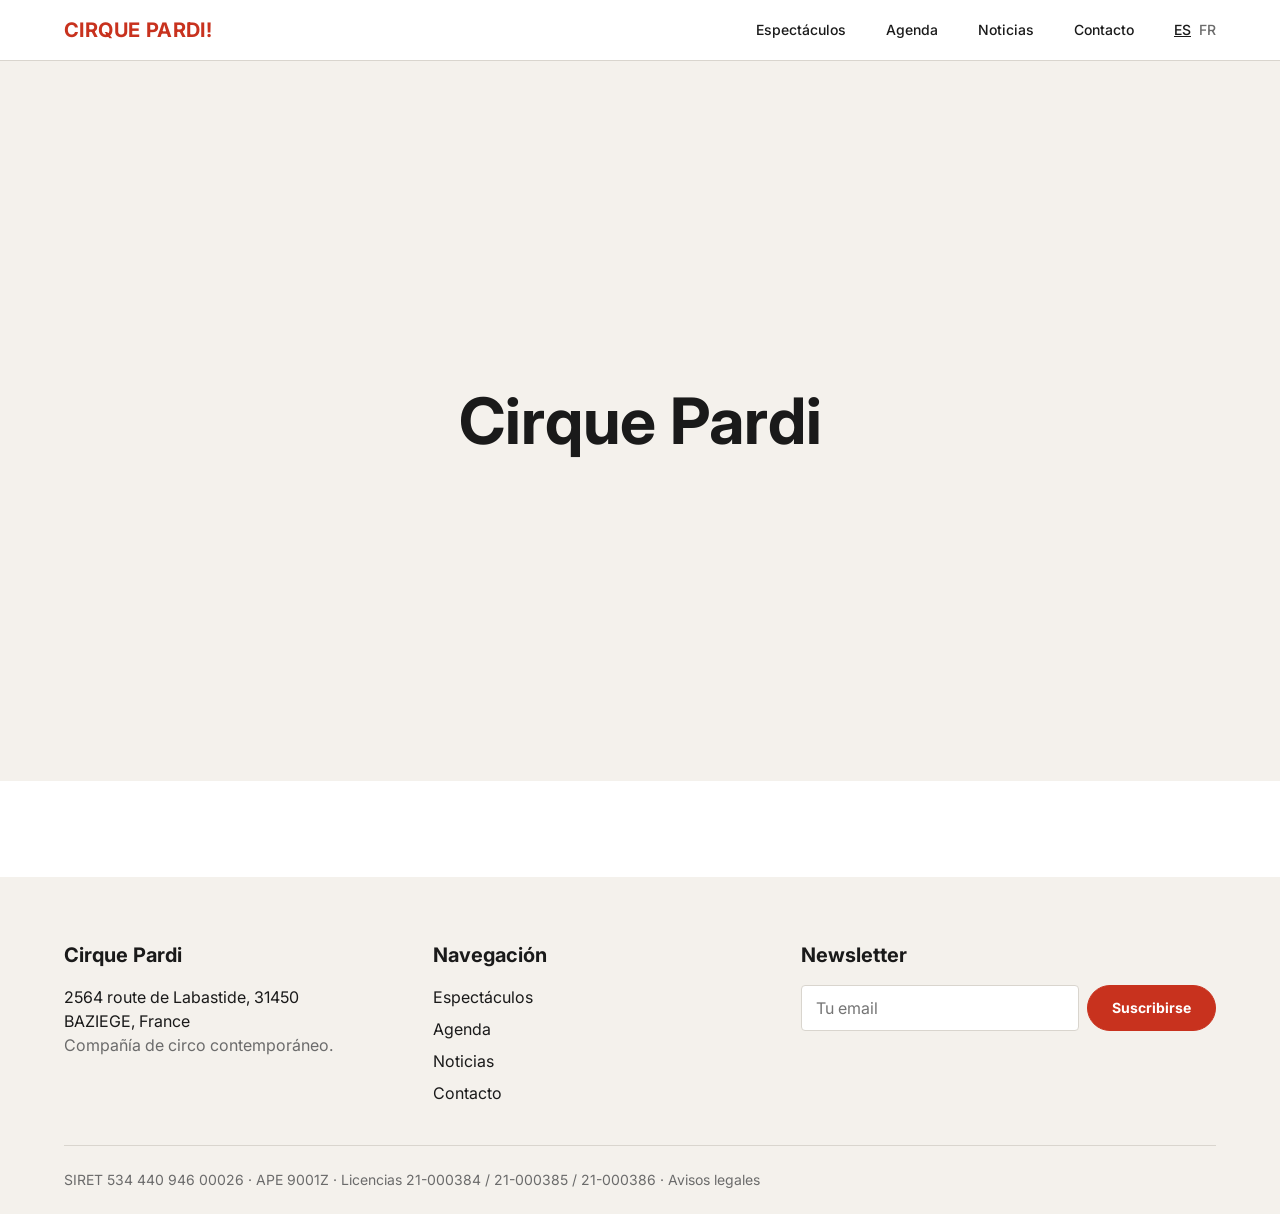
<file: index.html>
<!doctype html>
<html lang="es">
<head>
  <meta charset="utf-8">
  <meta name="viewport" content="width=device-width, initial-scale=1">
  <title>Cirque </title>
  <link rel="preconnect" href="https://fonts.googleapis.com">
  <link href="https://fonts.googleapis.com/css2?family=Inter:wght@400;500;700&display=swap" rel="stylesheet">
  <link rel="stylesheet" href="css/tokens.css">
  <link rel="stylesheet" href="css/styles.css">
</head>
<body data-page="home">
  <div id="site-header"></div>
  <main id="main"></main>
  <div id="site-footer"></div>
  <script type="module" src="js/app.js"></script>
</body>
</html>
</file>
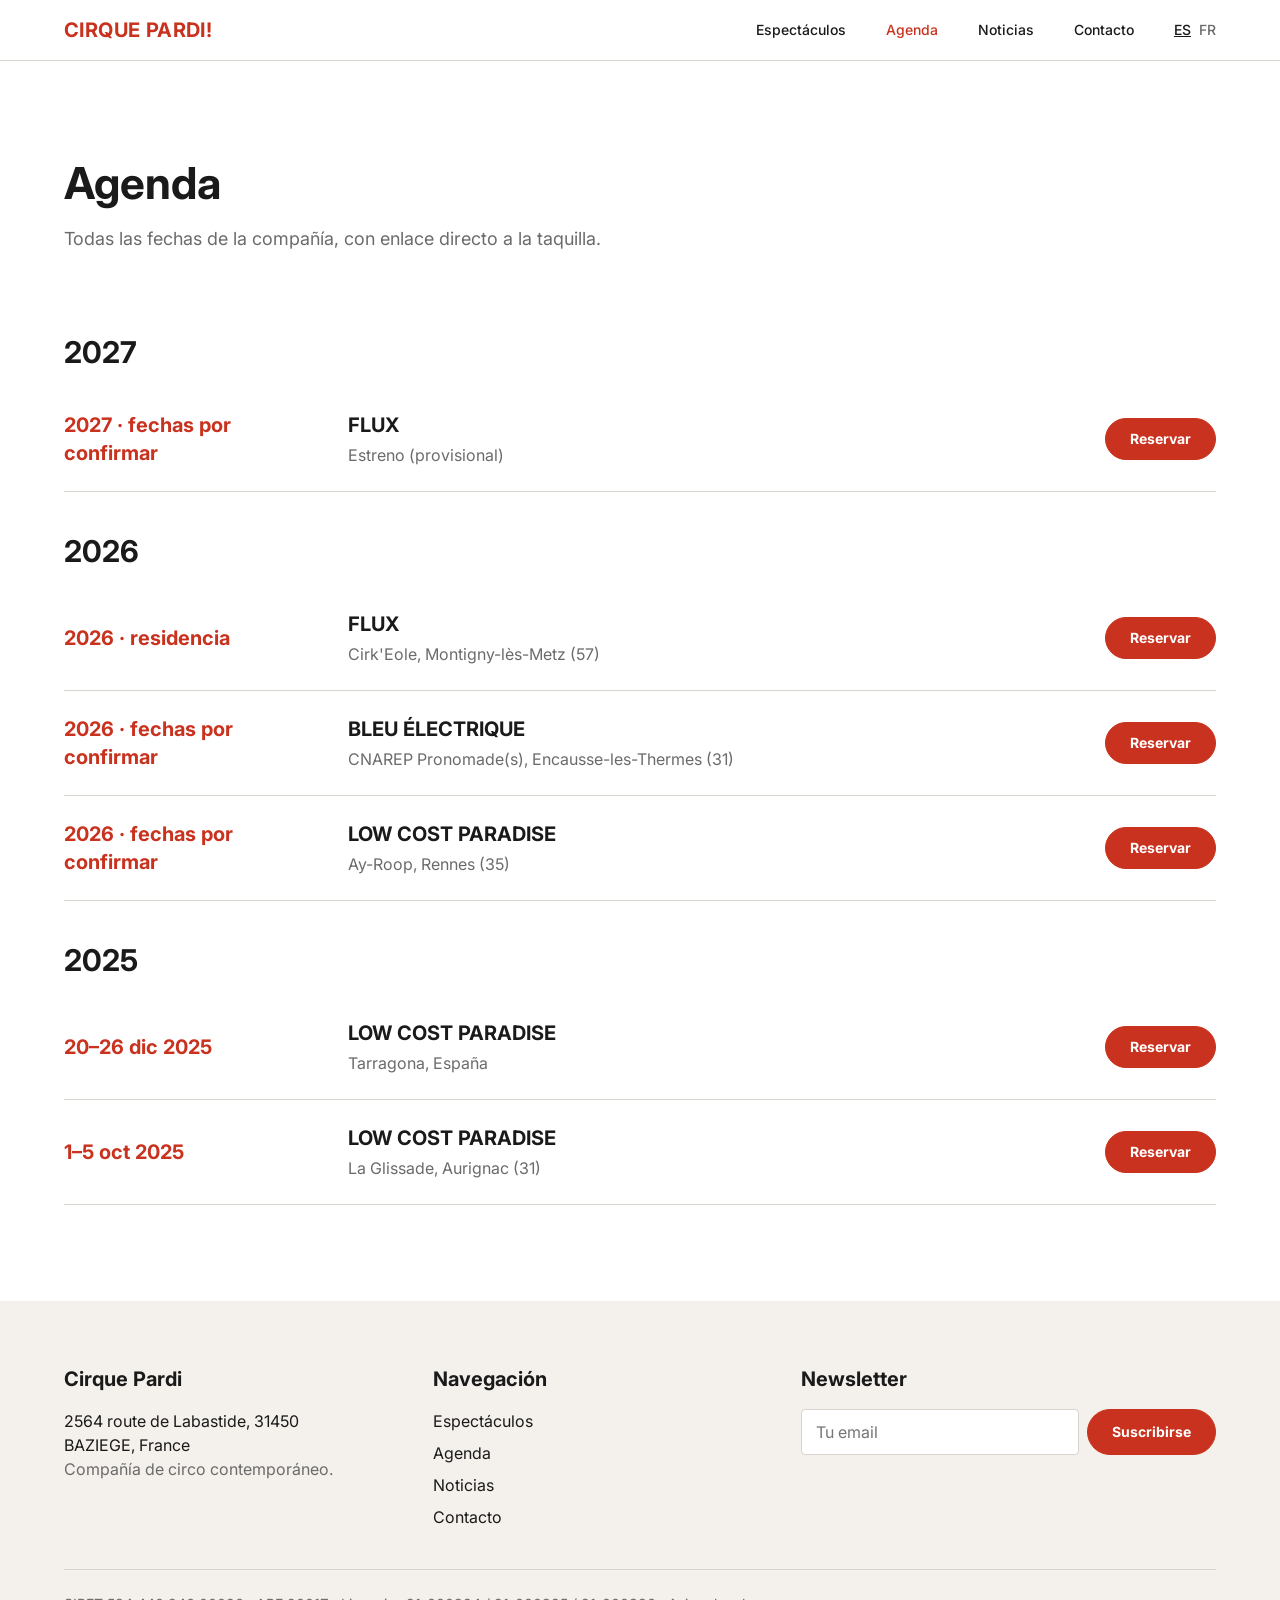
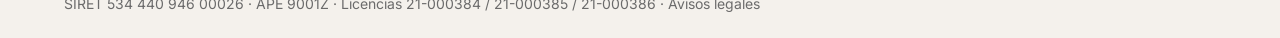
<file: agenda.html>
<!doctype html>
<html lang="es">
<head>
  <meta charset="utf-8">
  <meta name="viewport" content="width=device-width, initial-scale=1">
  <title>Cirque Pardi</title>
  <link rel="preconnect" href="https://fonts.googleapis.com">
  <link href="https://fonts.googleapis.com/css2?family=Inter:wght@400;500;700&display=swap" rel="stylesheet">
  <link rel="stylesheet" href="css/tokens.css">
  <link rel="stylesheet" href="css/styles.css">
</head>
<body data-page="agenda">
  <div id="site-header"></div>
  <main id="main"></main>
  <div id="site-footer"></div>
  <script type="module" src="js/app.js"></script>
</body>
</html>
</file>
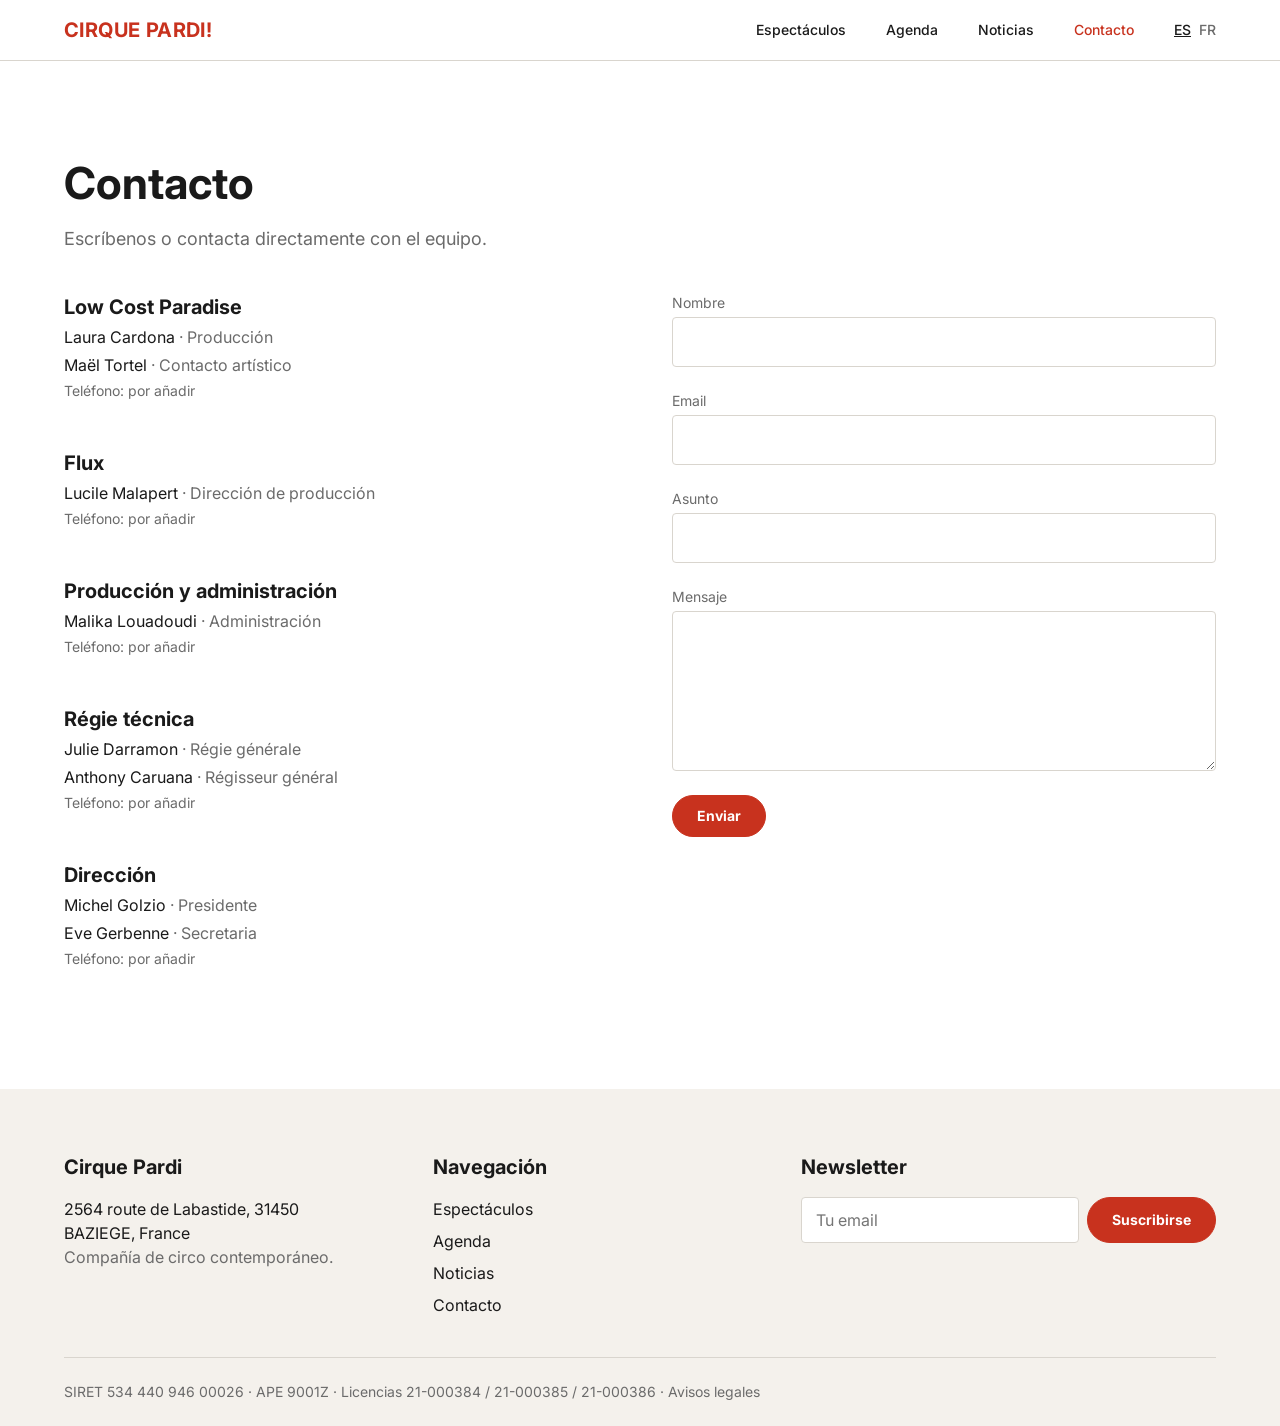
<file: contacto.html>
<!doctype html>
<html lang="es">
<head>
  <meta charset="utf-8">
  <meta name="viewport" content="width=device-width, initial-scale=1">
  <title>Cirque Pardi</title>
  <link rel="preconnect" href="https://fonts.googleapis.com">
  <link href="https://fonts.googleapis.com/css2?family=Inter:wght@400;500;700&display=swap" rel="stylesheet">
  <link rel="stylesheet" href="css/tokens.css">
  <link rel="stylesheet" href="css/styles.css">
</head>
<body data-page="contact">
  <div id="site-header"></div>
  <main id="main"></main>
  <div id="site-footer"></div>
  <script type="module" src="js/app.js"></script>
</body>
</html>
</file>
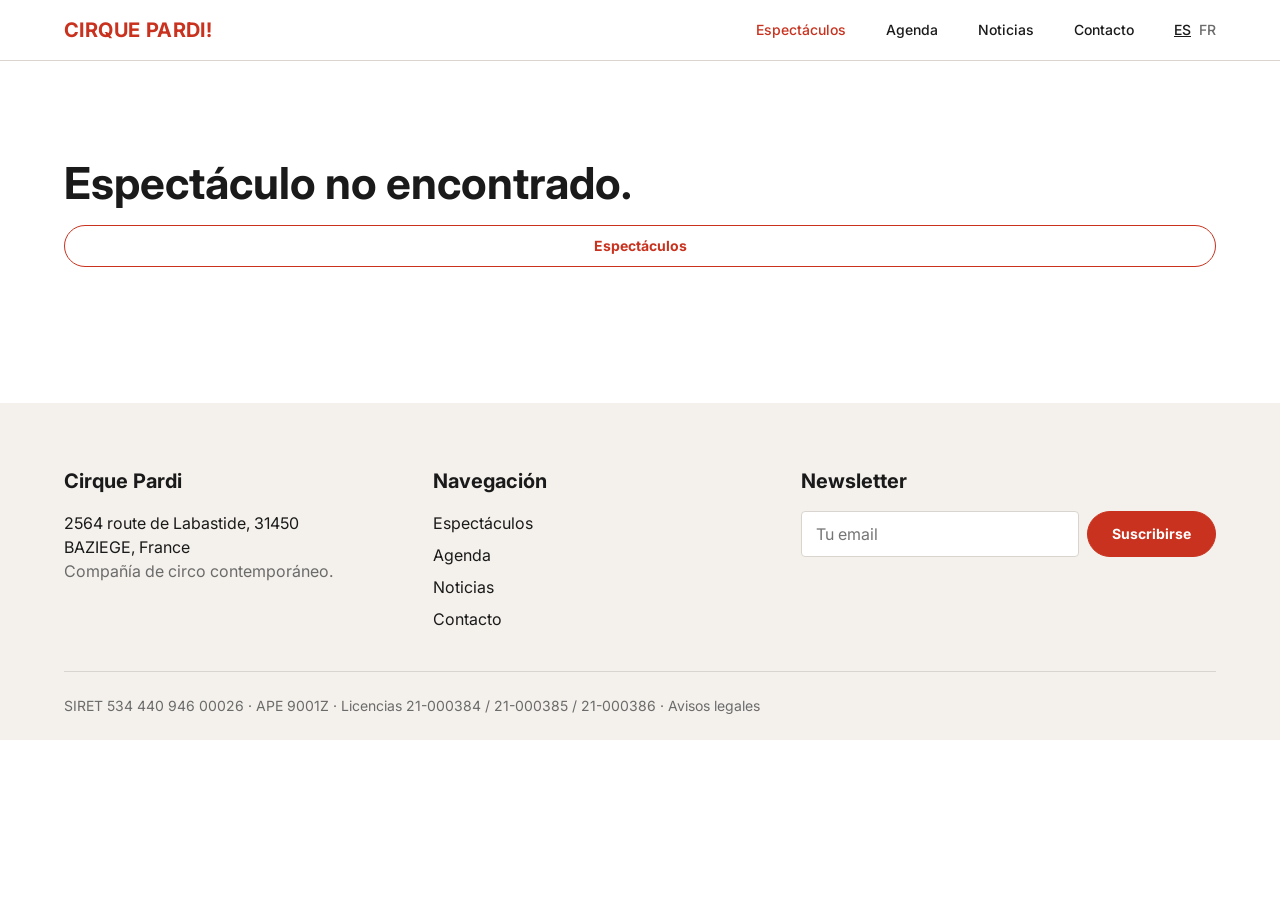
<file: espectaculo.html>
<!doctype html>
<html lang="es">
<head>
  <meta charset="utf-8">
  <meta name="viewport" content="width=device-width, initial-scale=1">
  <title>Cirque Pardi</title>
  <link rel="preconnect" href="https://fonts.googleapis.com">
  <link href="https://fonts.googleapis.com/css2?family=Inter:wght@400;500;700&display=swap" rel="stylesheet">
  <link rel="stylesheet" href="css/tokens.css">
  <link rel="stylesheet" href="css/styles.css">
</head>
<body data-page="show">
  <div id="site-header"></div>
  <main id="main"></main>
  <div id="site-footer"></div>
  <script type="module" src="js/app.js"></script>
</body>
</html>
</file>
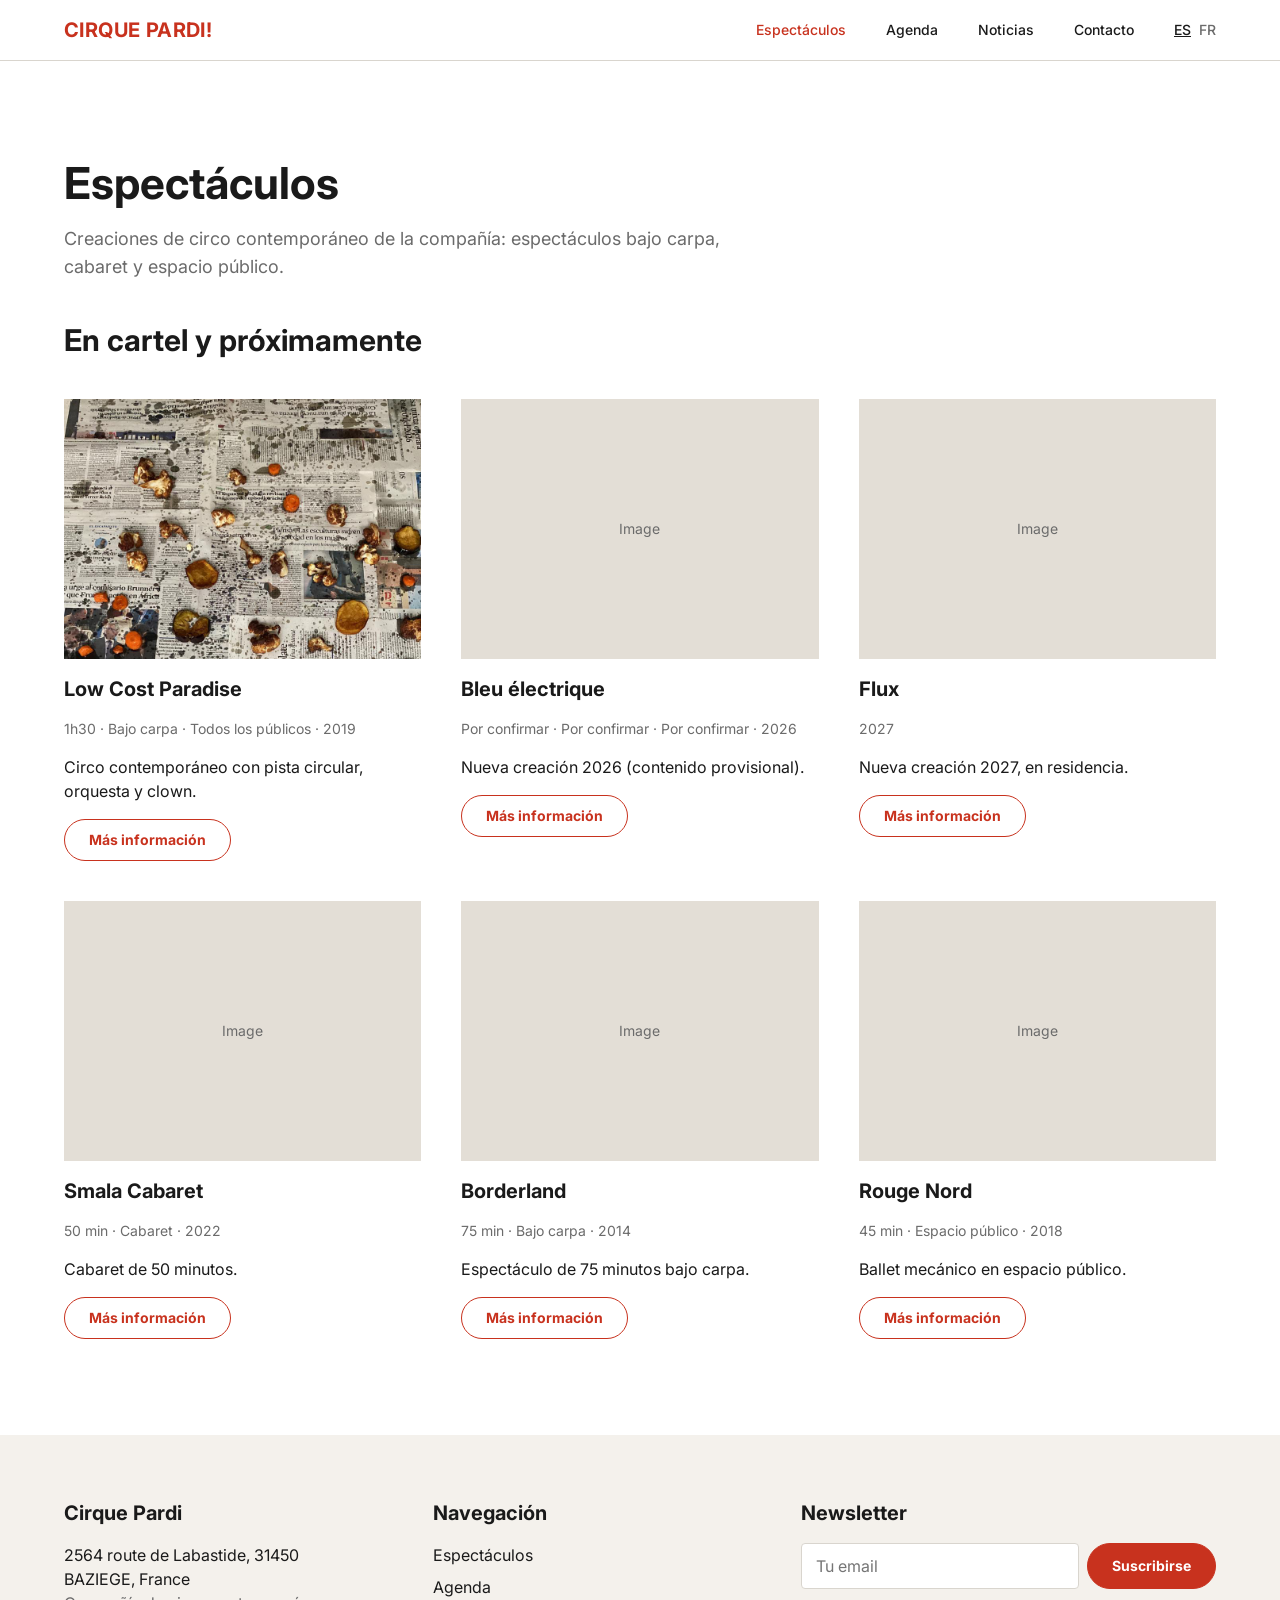
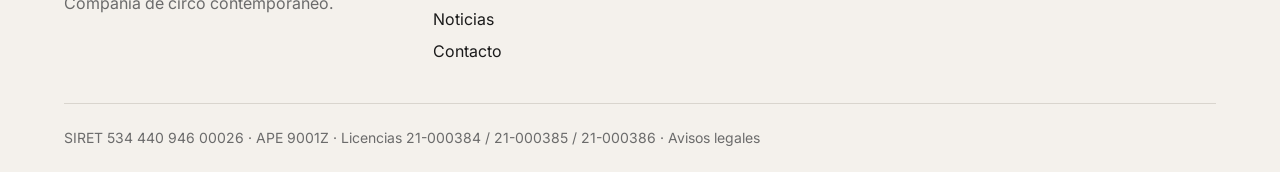
<file: espectaculos.html>
<!doctype html>
<html lang="es">
<head>
  <meta charset="utf-8">
  <meta name="viewport" content="width=device-width, initial-scale=1">
  <title>Cirque Pardi</title>
  <link rel="preconnect" href="https://fonts.googleapis.com">
  <link href="https://fonts.googleapis.com/css2?family=Inter:wght@400;500;700&display=swap" rel="stylesheet">
  <link rel="stylesheet" href="css/tokens.css">
  <link rel="stylesheet" href="css/styles.css">
</head>
<body data-page="shows">
  <div id="site-header"></div>
  <main id="main"></main>
  <div id="site-footer"></div>
  <script type="module" src="js/app.js"></script>
</body>
</html>
</file>
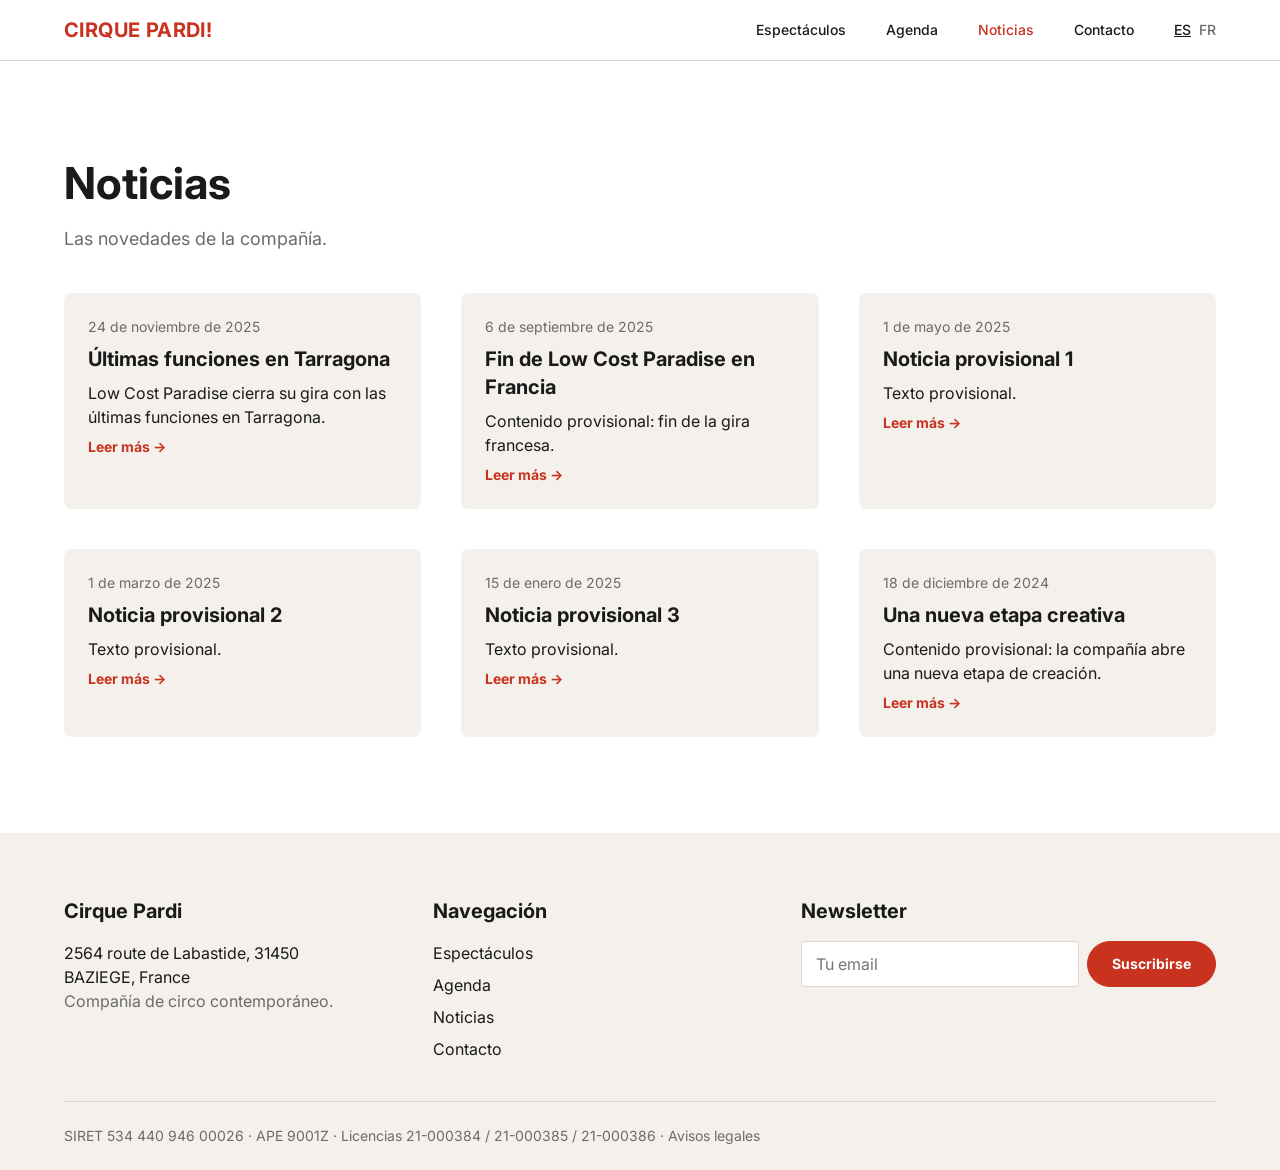
<file: noticias.html>
<!doctype html>
<html lang="es">
<head>
  <meta charset="utf-8">
  <meta name="viewport" content="width=device-width, initial-scale=1">
  <title>Cirque Pardi</title>
  <link rel="preconnect" href="https://fonts.googleapis.com">
  <link href="https://fonts.googleapis.com/css2?family=Inter:wght@400;500;700&display=swap" rel="stylesheet">
  <link rel="stylesheet" href="css/tokens.css">
  <link rel="stylesheet" href="css/styles.css">
</head>
<body data-page="news">
  <div id="site-header"></div>
  <main id="main"></main>
  <div id="site-footer"></div>
  <script type="module" src="js/app.js"></script>
</body>
</html>
</file>
<file: css/tokens.css>
:root {
  /* Colores (Figma: colección "Colors") */
  --color-background: #FFFFFF;
  --color-surface: #F4F1EC;
  --color-placeholder: #E3DED6;
  --color-accent: #C8321E;
  --color-text: #1A1A1A;
  --color-text-muted: #6B6B6B;
  --color-on-accent: #FFFFFF;
  --color-border: #D9D5CE;

  /* Espaciado (Figma: "Spacing") */
  --space-xs: 4px;
  --space-sm: 8px;
  --space-md: 16px;
  --space-lg: 24px;
  --space-xl: 40px;
  --space-2xl: 64px;
  --space-3xl: 96px;

  /* Radios */
  --radius-sm: 4px;
  --radius-md: 8px;
  --radius-pill: 999px;

  /* Fuentes (Figma: "Typography") */
  --font-heading: "Inter", system-ui, sans-serif;
  --font-body: "Inter", system-ui, sans-serif;

  /* Estilos de texto: tamaño / interlineado / peso */
  --text-display: 700 64px/72px var(--font-heading);
  --text-h1: 700 44px/52px var(--font-heading);
  --text-h2: 700 30px/38px var(--font-heading);
  --text-h3: 700 20px/28px var(--font-heading);
  --text-lg: 400 18px/28px var(--font-body);
  --text-base: 400 16px/24px var(--font-body);
  --text-small: 400 14px/20px var(--font-body);
  --text-nav: 500 14px/20px var(--font-body);
  --text-button: 700 14px/20px var(--font-body);
}
</file>
<file: css/styles.css>
*, *::before, *::after { box-sizing: border-box; }
body { margin: 0; background: var(--color-background); color: var(--color-text); font: var(--text-base); }
img { max-width: 100%; display: block; }
a { color: inherit; text-decoration: none; }
h1, h2, h3, p, ul { margin: 0; }
ul { padding: 0; list-style: none; }

h1 { font: var(--text-h1); }
h2 { font: var(--text-h2); }
h3 { font: var(--text-h3); }
.display { font: var(--text-display); }
.lead { font: var(--text-lg); }
.small { font: var(--text-small); }
.muted { color: var(--color-text-muted); }

.container { padding: 0 var(--space-2xl); max-width: 1440px; margin: 0 auto; }
.section { padding: var(--space-3xl) 0 0; }
.page-head { padding: var(--space-3xl) 0 var(--space-xl); display: grid; gap: var(--space-md); }
.page-head p { max-width: 720px; }
.stack { display: grid; gap: var(--space-md); }

/* Cabecera */
.site-header { display: flex; align-items: center; justify-content: space-between; padding: var(--space-md) var(--space-2xl); background: var(--color-background); border-bottom: 1px solid var(--color-border); }
.logo { font: var(--text-h3); color: var(--color-accent); letter-spacing: .02em; }
.site-nav { display: flex; align-items: center; gap: var(--space-xl); font: var(--text-nav); }
.site-nav a[aria-current="page"], .site-nav a:hover { color: var(--color-accent); }
.lang { display: flex; gap: var(--space-sm); }
.lang button { font: var(--text-nav); background: none; border: 0; padding: 0; cursor: pointer; color: var(--color-text-muted); }
.lang button[aria-pressed="true"] { color: var(--color-text); text-decoration: underline; }

/* Botones */
.btn { display: inline-flex; align-items: center; justify-content: center; font: var(--text-button); padding: 10px 24px; border-radius: var(--radius-pill); border: 1.5px solid var(--color-accent); cursor: pointer; white-space: nowrap; }
.btn-primary { background: var(--color-accent); color: var(--color-on-accent); }
.btn-secondary { background: transparent; color: var(--color-accent); }
.btn:hover { opacity: .85; }
.btn-row { display: flex; gap: var(--space-md); flex-wrap: wrap; }

/* Imagen provisional */
.img { background: var(--color-placeholder); color: var(--color-text-muted); display: grid; place-items: center; font: var(--text-small); overflow: hidden; }
.img img { width: 100%; height: 100%; object-fit: cover; }

/* Home */
.hero { background: var(--color-surface); height: 720px; display: grid; place-items: center; }

/* Cuadrículas */
.grid-3 { display: grid; grid-template-columns: repeat(3, 1fr); gap: var(--space-xl); }
.show-card { display: grid; gap: var(--space-md); align-content: start; }
.show-card .img { height: 260px; }
.show-card .btn { justify-self: start; }
.news-card { background: var(--color-surface); border-radius: var(--radius-md); padding: var(--space-lg); display: grid; gap: var(--space-sm); align-content: start; }
.news-card a.more { color: var(--color-accent); font: var(--text-button); }

/* Agenda */
.agenda-year { padding-top: var(--space-xl); }
.agenda-year > h2 { margin-bottom: var(--space-md); }
.agenda-row { display: flex; align-items: center; gap: var(--space-lg); padding: var(--space-lg) 0; border-bottom: 1px solid var(--color-border); }
.agenda-date { width: 260px; flex: none; font: var(--text-h3); color: var(--color-accent); }
.agenda-info { flex: 1; display: grid; gap: var(--space-xs); }
.agenda-title { font: var(--text-h3); text-transform: uppercase; }

/* Espectáculo */
.show-meta { display: grid; gap: var(--space-md); padding: var(--space-3xl) 0 var(--space-xl); }
.show-hero { height: 520px; }
.show-cols { display: grid; grid-template-columns: 1fr 420px; gap: var(--space-2xl); align-items: start; }
.chips { display: flex; flex-wrap: wrap; gap: var(--space-sm); }
.chip { background: var(--color-surface); border-radius: var(--radius-pill); padding: 4px 14px; font: var(--text-small); }
.tech-card { background: var(--color-surface); border-radius: var(--radius-md); padding: var(--space-lg); display: grid; gap: var(--space-md); }
.tech-card dt { font: var(--text-small); color: var(--color-text-muted); }
.tech-card dd { margin: 0; }
.tech-card dl { display: grid; gap: var(--space-md); margin: 0; }

/* Contacto */
.contact-cols { display: grid; grid-template-columns: 1fr 1fr; gap: var(--space-2xl); align-items: start; }
.contact-group { display: grid; gap: var(--space-xs); padding-bottom: var(--space-lg); }
.contact-groups { display: grid; gap: var(--space-lg); }
.field { display: grid; gap: var(--space-xs); }
.field label { font: var(--text-small); color: var(--color-text-muted); }
.field input, .field textarea { font: var(--text-base); padding: 12px 14px; border: 1px solid var(--color-border); border-radius: var(--radius-sm); background: var(--color-background); color: inherit; width: 100%; }
.field textarea { height: 160px; resize: vertical; }
form.stack { gap: var(--space-lg); }
.form-note { color: var(--color-accent); font: var(--text-small); }

/* Pie */
.site-footer { margin-top: var(--space-3xl); background: var(--color-surface); padding: var(--space-2xl) var(--space-2xl) var(--space-lg); }
.footer-cols { display: grid; grid-template-columns: repeat(3, 1fr); gap: var(--space-2xl); }
.footer-cols h3 { margin-bottom: var(--space-md); }
.footer-cols ul { display: grid; gap: var(--space-sm); }
.footer-cols a:hover { color: var(--color-accent); }
.newsletter { display: flex; gap: var(--space-sm); }
.newsletter input { flex: 1; min-width: 0; font: var(--text-base); padding: 10px 14px; border: 1px solid var(--color-border); border-radius: var(--radius-sm); background: var(--color-background); }
.legal { margin-top: var(--space-xl); padding-top: var(--space-lg); border-top: 1px solid var(--color-border); }

/* Adaptable */
@media (max-width: 960px) {
  .container, .site-header, .site-footer { padding-left: var(--space-md); padding-right: var(--space-md); }
  .site-header { flex-direction: column; gap: var(--space-sm); }
  .site-nav { gap: var(--space-md); flex-wrap: wrap; justify-content: center; }
  .grid-3, .show-cols, .contact-cols, .footer-cols { grid-template-columns: 1fr; }
  .hero { height: 480px; }
  .display { font-size: 44px; line-height: 52px; }
  .show-hero { height: 320px; }
  .agenda-row { flex-wrap: wrap; }
  .agenda-date { width: 100%; }
}
</file>
